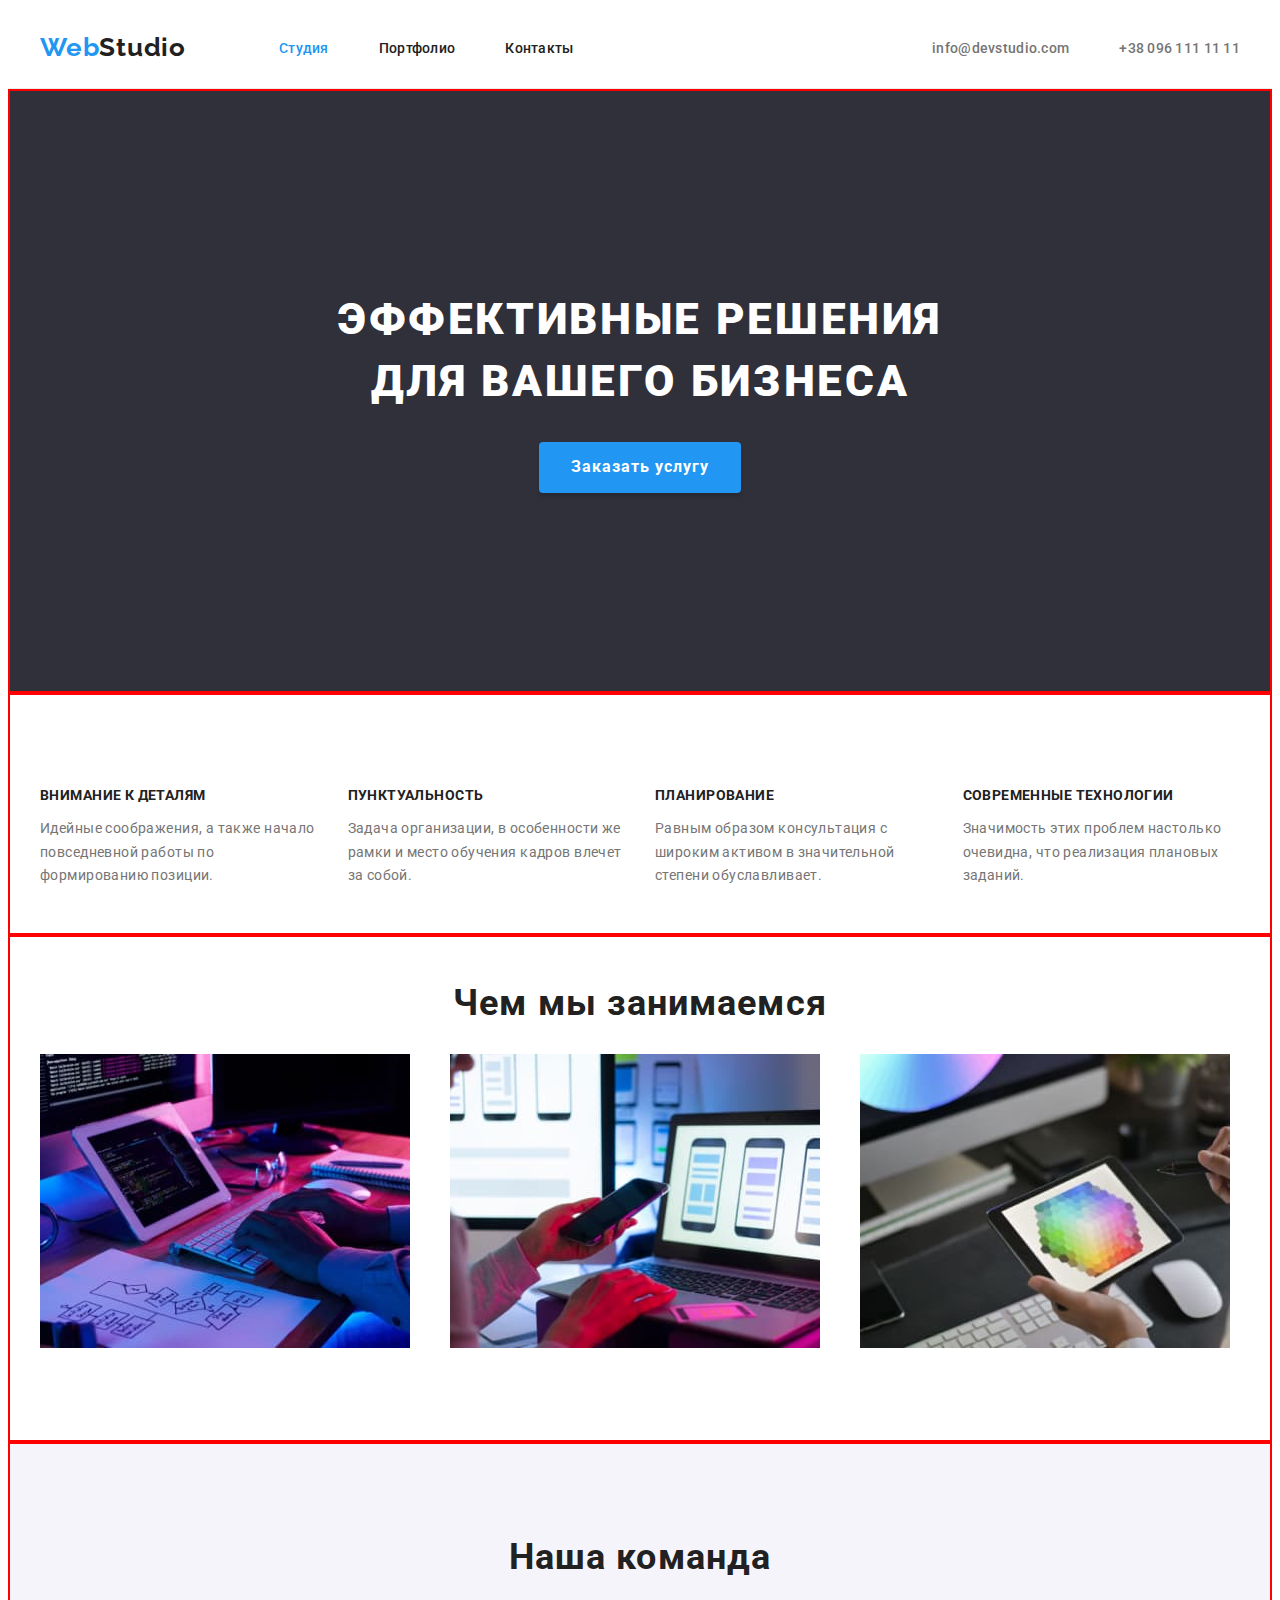
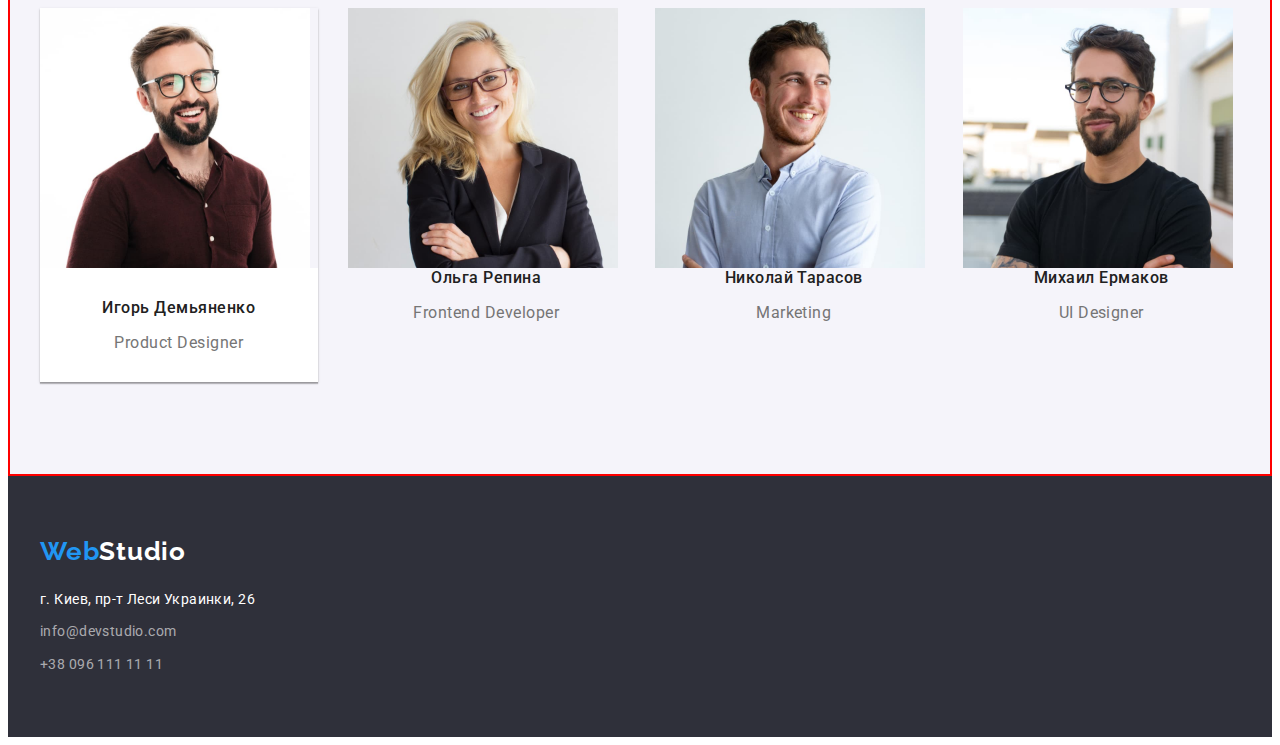
<file: index.html>
<!DOCTYPE html>
<html lang="ru">
  <head>
    <meta charset="UTF-8" />
    <meta http-equiv="X-UA-Compatible" content="IE=edge" />
    <meta name="viewport" content="width=device-width, initial-scale=1.0" />
    <title>Homework 3</title>
    <!-- Fonts start -->
    <link rel="preconnect" href="https://fonts.googleapis.com" />
    <link rel="preconnect" href="https://fonts.gstatic.com" crossorigin />
    <link
      href="https://fonts.googleapis.com/css2?family=Raleway:wght@700&family=Roboto:wght@400;500;700;900&display=swap"
      rel="stylesheet"
    />
    <!-- Fonts end -->
    <!-- Normalize start -->
    <link
      rel="stylesheet"
      href="https://cdnjs.cloudflare.com/ajax/libs/modern-normalize/1.1.0/modern-normalize.min.css"
      integrity="sha512-wpPYUAdjBVSE4KJnH1VR1HeZfpl1ub8YT/NKx4PuQ5NmX2tKuGu6U/JRp5y+Y8XG2tV+wKQpNHVUX03MfMFn9Q=="
      crossorigin="anonymous"
      referrerpolicy="no-referrer"
    />
    <!-- Normalize end -->
    <link rel="stylesheet" href="./css/styles.css" />
  </head>

  <body>
    <!--HEADER-->
    <header class="header">
      <div class="container header-container">
        <a href="#" class="logo link">Web<span class="studio-black">Studio</span> </a>

        <nav>
          <ul class="header-nav-links list">
            <li class="header-nav-item">
              <a href="#" class="nav-link current link">Студия</a>
            </li>
            <li class="header-nav-item">
              <a href="./portfolio.html" class="nav-link link">Портфолио</a>
            </li>
            <li class="header-nav-item">
              <a href="#" class="nav-link link">Контакты</a>
            </li>
          </ul>
        </nav>

        <ul class="heder-contakt-links list">
          <li class="header-contact-item">
            <a href="mailto:info@devstudio.com" class="contakt-link link">info@devstudio.com</a>
          </li>
          <li class="header-contact-item">
            <a href="tel:+380961111111" class="contakt-link link"> +38 096 111 11 11</a>
          </li>
        </ul>
      </div>
    </header>

    <!--Секция сайта "Заказать услугу"-->
    <main>
      <section class="background-a hero">
        <div class="container">
          <h1 class="studio-ha">Эффективные решения для вашего бизнеса</h1>
          <button class="studio-button" type="button">Заказать услугу</button>
        </div>
      </section>

      <!--Секция сайта (Чем мы занимаемся)-->
      <section class="section benefits">
        <div class="container">
          <ul class="benefits-list card-set list">
            <li class="card-set-item">
              <h3 class="studio-hc">Внимание к деталям</h3>
              <p class="studio-p">
                Идейные соображения, а также начало повседневной работы по формированию позиции.
              </p>
            </li>
            <li class="card-set-item">
              <h3 class="studio-hc">Пунктуальность</h3>
              <p class="studio-p">
                Задача организации, в особенности же рамки и место обучения кадров влечет за собой.
              </p>
            </li>
            <li class="card-set-item">
              <h3 class="studio-hc">Планирование</h3>
              <p class="studio-p">
                Равным образом консультация с широким активом в значительной степени обуславливает.
              </p>
            </li>
            <li class="card-set-item">
              <h3 class="studio-hc">Современные технологии</h3>
              <p class="studio-p">
                Значимость этих проблем настолько очевидна, что реализация плановых заданий.
              </p>
            </li>
          </ul>
        </div>
      </section>

      <section class="section features">
        <div class="container">
          <h2 class="studio-hb">Чем мы занимаемся</h2>
          <ul class="features-list card-set list">
            <li class="card-set-item">
              <img
                src="./images/a.jpg"
                alt="имидж-программист-работает-его-рабочий-офис"
                width="370"
                height="294"
              />
            </li>
            <li class="card-set-item">
              <img
                src="./images/b.jpg"
                alt="дизайнеры-разрабатывают-приложения-смартфоны"
                width="370"
                height="294"
              />
            </li>
            <li class="card-set-item">
              <img
                src="./images/c.jpg"
                alt="креативный художник-веб-дизайн с графикой выбора рабочего цвета"
                width="370"
                height="294"
              />
            </li>
          </ul>
        </div>
      </section>

      <!--Секция сайта (Наша команда)-->
      <section class="backgraund-c section">
        <div class="container">
          <h2 class="studio-hb">Наша команда</h2>
          <ul class="team-list card-set list">
            <li class="team-item card-set-item">
              <img src="./images/ihor.jpg" alt="фото дизайнера" width="270" height="260" />
              <div class="team-wrapper">
                <h3 class="studio-name">Игорь Демьяненко</h3>
                <p lang="en" class="studio-work">Product Designer</p>
              </div>
            </li>
            <li class="card-set-item">
              <img
                src="./images/olha.jpg"
                alt="фото фронтенд-разработчика"
                width="270"
                height="260"
              />
              <h3 class="studio-name">Ольга Репина</h3>
              <p lang="en" class="studio-work">Frontend Developer</p>
            </li>
            <li class="card-set-item">
              <img src="./images/nic.jpg" alt="фото маркетолога" width="270" height="260" />
              <h3 class="studio-name">Николай Тарасов</h3>
              <p lang="en" class="studio-work">Marketing</p>
            </li>
            <li class="card-set-item">
              <img src="./images/mux.jpg" alt="фото дизайнера" width="270" height="260" />
              <h3 class="studio-name">Михаил Ермаков</h3>
              <p lang="en" class="studio-work">UI Designer</p>
            </li>
          </ul>
        </div>
      </section>
    </main>

    <!--Footer (Адрес и телефон)-->
    <footer class="background-a footer">
      <div class="container">
        <a class="logo link" href="#"> Web<span class="studio-white">Studio</span> </a>
        <address class="address">
          <ul class="heder-contakt-link list">
            <li class="footer-item footer-street">г. Киев, пр-т Леси Украинки, 26</li>
            <li class="footer-item">
              <a href="mailto:info@devstudio.com" class="footer-link link">info@devstudio.com</a>
            </li>
            <li class="footer-item">
              <a href="tel:+380961111111" class="footer-link link"> +38 096 111 11 11</a>
            </li>
          </ul>
        </address>
      </div>
    </footer>
  </body>
</html>
</file>
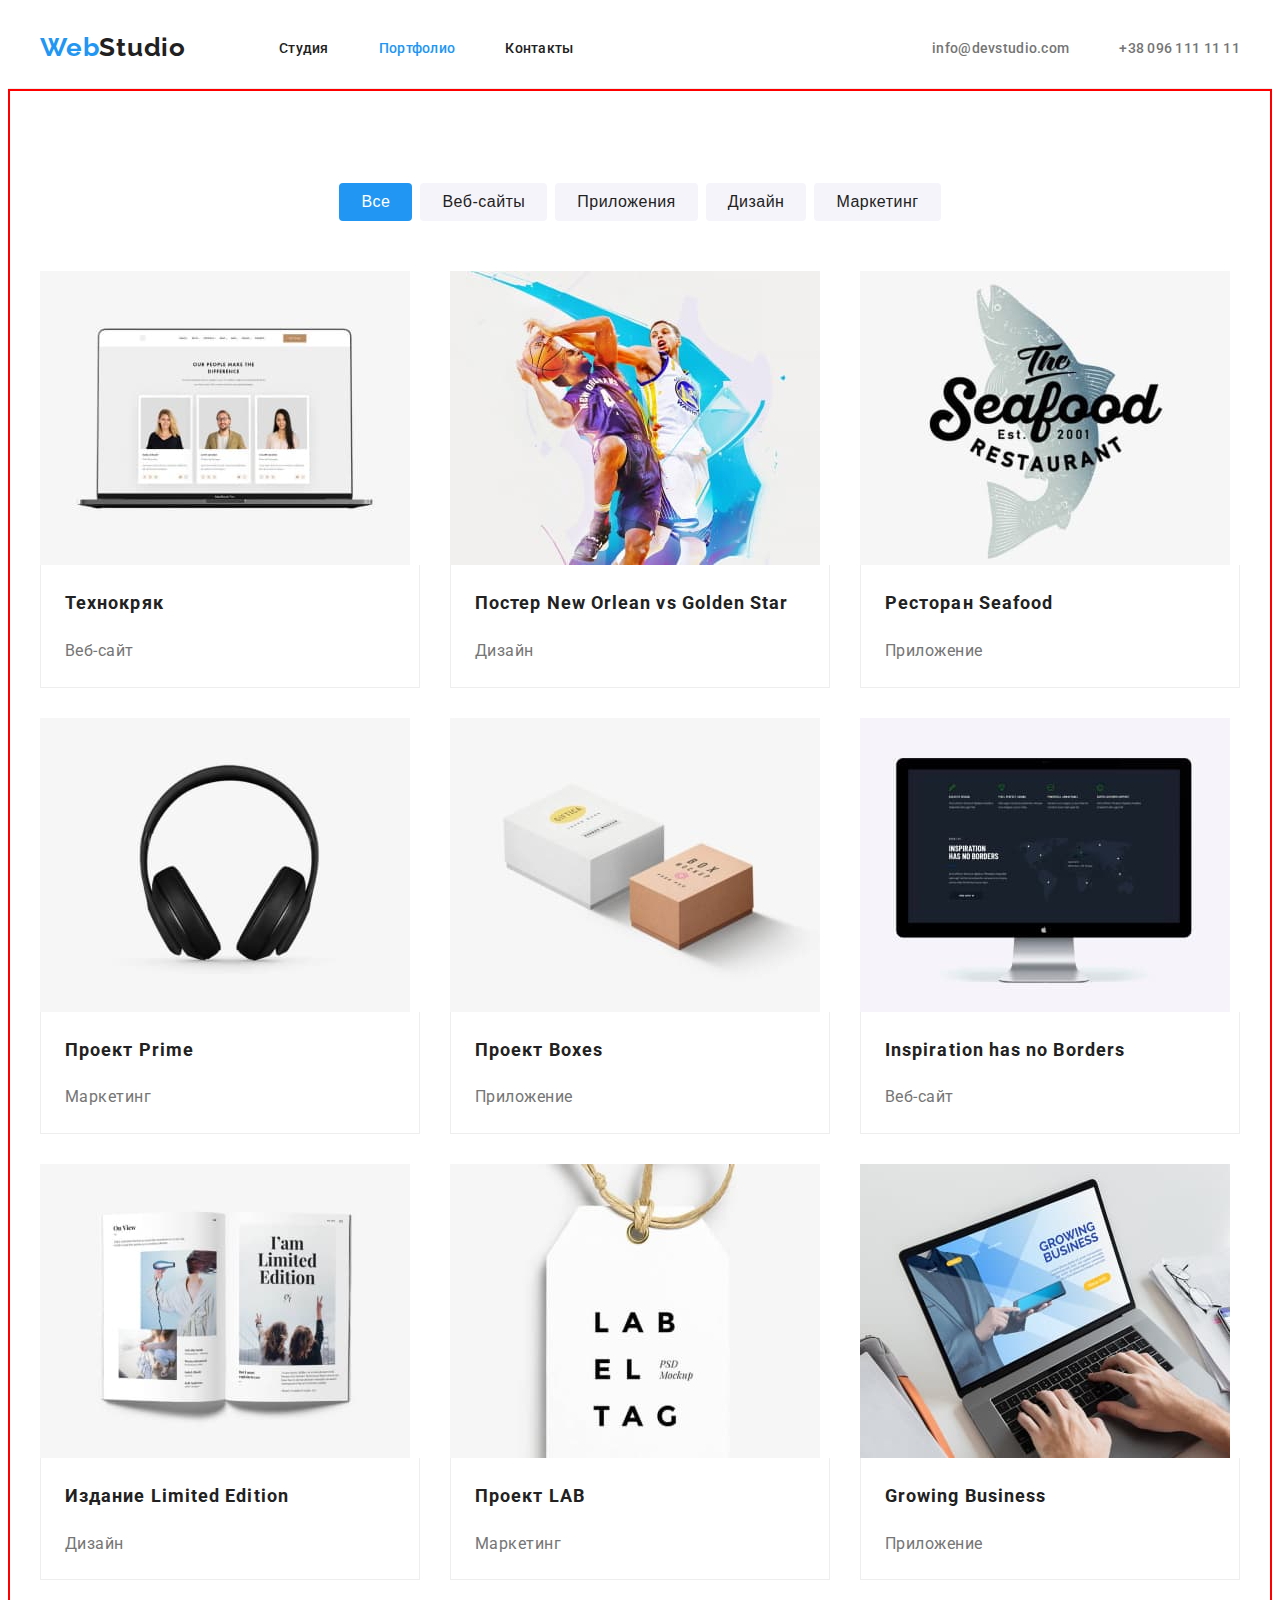
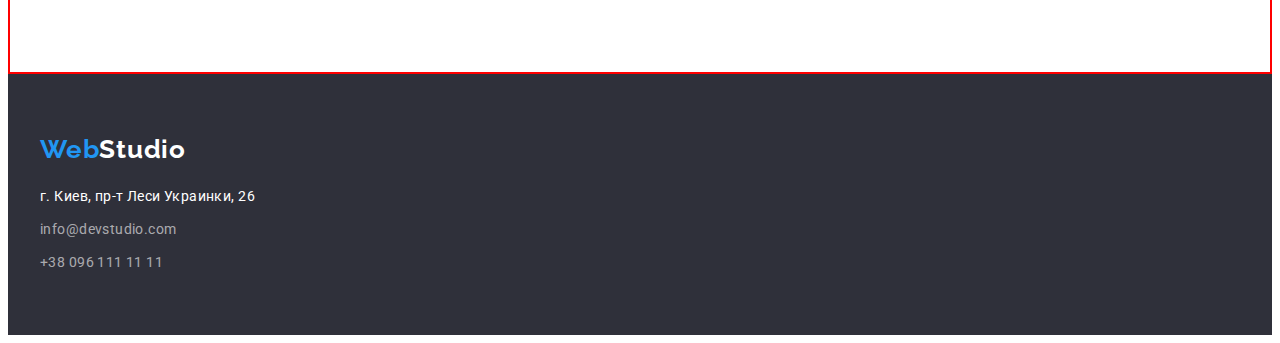
<file: portfolio.html>
<!DOCTYPE html>
<html lang="ru">
  <head>
    <meta charset="UTF-8" />
    <meta http-equiv="X-UA-Compatible" content="IE=edge" />
    <meta name="viewport" content="width=device-width, initial-scale=1.0" />
    <title>Homework 3</title>
    <!-- Fonts start -->
    <link rel="preconnect" href="https://fonts.googleapis.com" />
    <link rel="preconnect" href="https://fonts.gstatic.com" crossorigin />
    <link
      href="https://fonts.googleapis.com/css2?family=Raleway:wght@700&family=Roboto:wght@400;500;700;900&display=swap"
      rel="stylesheet"
    />
    <!-- Fonts end -->
    <!-- Normalize start -->
    <link
      rel="stylesheet"
      href="https://cdnjs.cloudflare.com/ajax/libs/modern-normalize/1.1.0/modern-normalize.min.css"
      integrity="sha512-wpPYUAdjBVSE4KJnH1VR1HeZfpl1ub8YT/NKx4PuQ5NmX2tKuGu6U/JRp5y+Y8XG2tV+wKQpNHVUX03MfMFn9Q=="
      crossorigin="anonymous"
      referrerpolicy="no-referrer"
    />
    <!-- Normalize end -->
    <link rel="stylesheet" href="./css/styles.css" />
  </head>

  <body>
    <!--HEADER-->
    <header class="header">
      <div class="container header-container">
        <a href="#" class="logo link"> Web<span class="studio-black">Studio</span> </a>

        <nav>
          <ul class="header-nav-links list">
            <li class="header-nav-item">
              <a href="./index.html" class="nav-link link">Студия</a>
            </li>
            <li class="header-nav-item">
              <a href="./portfolio.html" class="nav-link current link">Портфолио</a>
            </li>
            <li class="header-nav-item">
              <a href="#" class="nav-link link">Контакты</a>
            </li>
          </ul>
        </nav>

        <ul class="heder-contakt-links list">
          <li class="header-contact-item">
            <a href="mailto:info@devstudio.com" class="contakt-link link">info@devstudio.com</a>
          </li>
          <li class="header-contact-item">
            <a href="tel:+380961111111" class="contakt-link link"> +38 096 111 11 11</a>
          </li>
        </ul>
      </div>
    </header>

    <main class="background-d">
      <!-- <h1>Портфолио</h1> -->
      <section class="section">
        <div class="container">
          <ul class="filter-list list">
            <li class="filter-item">
              <button class="filter-btn current" type="button">Все</button>
            </li>
            <li class="filter-item">
              <button class="filter-btn" type="button">Веб-сайты</button>
            </li>
            <li class="filter-item">
              <button class="filter-btn" type="button">Приложения</button>
            </li>
            <li class="filter-item">
              <button class="filter-btn" type="button">Дизайн</button>
            </li>
            <li class="filter-item">
              <button class="filter-btn" type="button">Маркетинг</button>
            </li>
          </ul>

          <ul class="portfolio-list card-set list">
            <li class="card-set-item">
              <img src="./images/1.jpg" alt="картинка-з-комп’ютером" width="370" height="294" />
              <div class="portfolio-wrapper">
                <h2 class="portfolio-h">Технокряк</h2>
                <p class="portfolio-p">Веб-сайт</p>
              </div>
            </li>
            <li class="card-set-item">
              <img src="./images/2.jpg" alt="картинка-з-спортсменами" width="370" height="294" />
              <div class="portfolio-wrapper">
                <h2 class="portfolio-h">Постер New Orlean vs Golden Star</h2>
                <p class="portfolio-p">Дизайн</p>
              </div>
            </li>
            <li class="card-set-item">
              <img src="./images/3.jpg" alt="картинка-ресторану" width="370" height="294" />
              <div class="portfolio-wrapper">
                <h2 class="portfolio-h">Ресторан Seafood</h2>
                <p class="portfolio-p">Приложение</p>
              </div>
            </li>
            <li class="card-set-item">
              <img src="./images/4.jpg" alt="картинка-з-навушниками" width="370" height="294" />
              <div class="portfolio-wrapper">
                <h2 class="portfolio-h">Проект Prime</h2>
                <p class="portfolio-p">Маркетинг</p>
              </div>
            </li>
            <li class="card-set-item">
              <img src="./images/5.jpg" alt="картинка-з-двума-коробками" width="370" height="294" />
              <div class="portfolio-wrapper">
                <h2 class="portfolio-h">Проект Boxes</h2>
                <p class="portfolio-p">Приложение</p>
              </div>
            </li>
            <li class="card-set-item">
              <img src="./images/6.jpg" alt="картинка-з-комп’ютером" width="370" height="294" />
              <div class="portfolio-wrapper">
                <h2 class="portfolio-h">Inspiration has no Borders</h2>
                <p class="portfolio-p">Веб-сайт</p>
              </div>
            </li>
            <li class="card-set-item">
              <img src="./images/7.jpg" alt="картинка-з-книгою" width="370" height="294" />
              <div class="portfolio-wrapper">
                <h2 class="portfolio-h">Издание Limited Edition</h2>
                <p class="portfolio-p">Дизайн</p>
              </div>
            </li>
            <li class="card-set-item">
              <img src="./images/8.jpg" alt="картинка-з-наліпкою" width="370" height="294" />
              <div class="portfolio-wrapper">
                <h2 class="portfolio-h">Проект LAB</h2>
                <p class="portfolio-p">Маркетинг</p>
              </div>
            </li>
            <li class="card-set-item">
              <img src="./images/9.jpg" alt="картинка-з-ноутбуком" width="370" height="294" />
              <div class="portfolio-wrapper">
                <h2 class="portfolio-h">Growing Business</h2>
                <p class="portfolio-p">Приложение</p>
              </div>
            </li>
          </ul>
        </div>
      </section>
    </main>

    <!--Footer (Адрес и телефон)-->
    <footer class="background-a footer">
      <div class="container">
        <a class="logo link" href="#"> Web<span class="studio-white">Studio</span> </a>
        <address class="address">
          <ul class="heder-contakt-link list">
            <li class="footer-item footer-street">г. Киев, пр-т Леси Украинки, 26</li>
            <li class="footer-item">
              <a href="mailto:info@devstudio.com" class="footer-link link">info@devstudio.com</a>
            </li>
            <li class="footer-item">
              <a href="tel:+380961111111" class="footer-link link"> +38 096 111 11 11</a>
            </li>
          </ul>
        </address>
      </div>
    </footer>
  </body>
</html>
</file>
<file: css/styles.css>
:root {
  --color-buton: #2196f3;
  --color-text: #757575;
  --color-minitext: #ffffff;
  --color-mix: #f5f4fa;

  /* card-set */
  --item: 3;
  --indent: 30px;
}

body {
  font-family: Roboto;
  color: #212121;
}

/**
  |============================
  | Частковий reset базових
  | стилів від браузера
  |============================
*/

h1,
h2,
h3,
h4,
h5,
h6,
p {
  margin-top: 0;
}

p:last-child {
  margin: 0;
}

img {
  display: block;
}

address {
  font-style: normal;
}

section {
  outline: 2px solid red;
  outline-offset: -2px;
}

.list {
  list-style: none;
  margin: 0;
  padding: 0;
}

.link {
  text-decoration: none;
  color: currentColor;
}

.section {
  padding-top: 94px;
  padding-bottom: 94px;
}

/* стилі для container */
.container {
  /* outline: 2px solid red;
  outline-offset: -2px; */

  width: 1200px;
  padding-left: 15px;
  padding-right: 15px;
  margin-left: auto;
  margin-right: auto;
}

/**
  |============================
  | сітка на флексах
  |============================
*/
.card-set {
  display: flex;
  flex-wrap: wrap;

  margin: calc(-1 * var(--indent) / 2);
}

.card-set-item {
  flex-basis: calc((100% - var(--indent) * var(--item)) / var(--item));

  margin: calc(var(--indent) / 2);
}


/* ХЕДЕР */
.header {
  border-bottom: 1px solid #ECECEC;
}

.header-container {
  display: flex;
  align-items: center;
}

.logo {
  font-family: 'Raleway', sans-serif;
  font-weight: 700;
  font-size: 26px;
  line-height: 1.2;
  letter-spacing: 0.03em;
  color: var(--color-buton);

  margin-right: 93px;
}

.studio-black {
  color:
    rgba(33, 33, 33, 1);
}

.studio-white {
  color:
    rgba(255, 255, 255, 1);
}

.header-nav-links {
  display: flex;
}

.nav-link {
  display: block;
  padding-top: 32px;
  padding-bottom: 32px;

  font-weight: 500;
  font-size: 14px;
  line-height: 1.15;
  letter-spacing: 0.02em;
  color:
    rgba(33, 33, 33, 1);
}

.nav-link.current {
  color: var(--color-buton);
}

.nav-link:hover,
.link-portfolio:focus {
  color: var(--color-buton);
  font-weight: 500;
  font-size: 14px;
  line-height: 1.15;
  letter-spacing: 0.02em;
}


.heder-contakt-links {
  display: flex;
  margin-left: auto;
}

.header-nav-item {
  margin-right: 50px;
}

.header-nav-item:last-child {
  margin-right: 0;
}

.header-contact-item {
  margin-right: 50px;
}

.header-contact-item:last-child {
  margin-right: 0;
}

.contakt-link {
  display: block;
  padding-top: 32px;
  padding-bottom: 32px;

  color: var(--color-text);
  font-weight: 500;
  font-size: 14px;
  line-height: 1.15;
  letter-spacing: 0.02em;
}

.contakt-link:hover,
.contakt-link:focus {
  color: var(--color-buton);
  font-weight: 500;
  font-size: 14px;
  line-height: 1.15;
  letter-spacing: 0.02em;
}

/* Hero section */
.hero {
  padding-top: 200px;
  padding-bottom: 200px;
}

/* benefits section */
.benefits {
  padding-bottom: 47px;
}

.benefits-list {
  /* встановлюємо кількість елементів для сітки в одному рядку */
  --item: 4;
}

/* features section */
.features {
  padding-top: 47px;
}

/* team section */
.team-list {
  /* встановлюємо кількість елементів для сітки в одному рядку */
  --item: 4;
}

.team-item {
  box-shadow: 0px 1px 3px rgba(0, 0, 0, 0.12), 0px 1px 1px rgba(0, 0, 0, 0.14), 0px 2px 1px rgba(0, 0, 0, 0.2);
}

.team-wrapper {
  padding: 30px 10px;

  background-color: #fff;
}

/* STUDIO */
.background-a {
  background-color:
    rgba(47, 48, 58, 1);
}

.background-b {
  background-color: #E5E5E5;
}

.backgraund-c {
  background-color: var(--color-mix)
}

.backgraund-d {
  color: var(--color-minitext);
}

.studio-ha {
  width: 696px;
  margin-left: auto;
  margin-right: auto;
  margin-bottom: 30px;

  color: var(--color-minitext);
  font-weight: 900;
  font-size: 44px;
  line-height: 1.4;
  text-align: center;
  letter-spacing: 0.06em;
  text-transform: uppercase;
}

/* FOOTER */
.studio-button {
  display: block;
  margin-left: auto;
  margin-right: auto;
  padding: 10px 32px;

  font-family: inherit;
  font-weight: 700;
  font-size: 16px;
  line-height: 1.9;
  letter-spacing: 0.06em;
  color: var(--color-minitext);

  background-color: #2196F3;
  box-shadow: 0px 4px 4px rgba(0, 0, 0, 0.15);
  border-radius: 4px;
  border: none;
  cursor: pointer;
}

.studio-button:hover,
.studio-button:focus {
  background-color: #188CE8;
}

.studio-hc {
  font-weight: 700;
  font-size: 14px;
  line-height: 1.15;
  letter-spacing: 0.03em;
  text-transform: uppercase;
}

.studio-p {
  font-weight: 400;
  font-size: 14px;
  line-height: 1.7;
  letter-spacing: 0.03em;
  color: var(--color-text);
}

.studio-hb {
  font-weight: 700;
  font-size: 36px;
  line-height: 1.17;
  text-align: center;
  letter-spacing: 0.03em;
}

.studio-name {
  font-weight: 500;
  font-size: 16px;
  line-height: 1.19;
  text-align: center;
  letter-spacing: 0.03em;
}

.studio-work {
  font-weight: 400;
  font-size: 16px;
  line-height: 1.2;
  text-align: center;
  letter-spacing: 0.03em;
  ;
  color: var(--color-text);
}

/* FOOTER */
.footer {
  padding-top: 60px;
  padding-bottom: 60px;
}

.footer-item:not(:last-child) {
  margin-bottom: 9px;
}

.address {
  margin-top: 20px;

  font-weight: 400;
  font-size: 14px;
  line-height: 1.71;
  letter-spacing: 0.03em;
  color: rgba(255, 255, 255, 0.6);
}

.footer-street {
  color: #FFFFFF;
}

.footer-link:hover,
.footer-link:focus {
  color: #188CE8;
}


/* PORTFOLIO */
.filter-list {
  display: flex;
  justify-content: center;
  margin-bottom: 50px;
}

.filter-item:not(:last-child) {
  margin-right: 8px;
}

.filter-btn {
  padding: 6px 22px;
  font-weight: 500;
  font-size: 16px;
  line-height: 1.63;
  letter-spacing: 0.03em;
  color: rgba(33, 33, 33, 1);

  background-color: var(--color-mix);
  border: none;
  border-radius: 4px;
  cursor: pointer;
}

.filter-btn:hover,
.filter-btn:focus {
  color: var(--color-minitext);
  background-color: var(--color-buton);
}

.filter-btn.current {
  color: var(--color-minitext);
  background-color: var(--color-buton);
}

.portfolio-wrapper {
  padding: 20px 24px;
  border: 1px solid #EEEEEE;
  border-top: none;
}

.portfolio-h {
  font-weight: 700;
  font-size: 18px;
  line-height: 2;
  letter-spacing: 0.06em;
}

.portfolio-p {
  font-weight: 400;
  font-size: 16px;
  line-height: 1.9;
  letter-spacing: 0.03em;
  ;
  color:
    var(--color-text);
}
</file>
